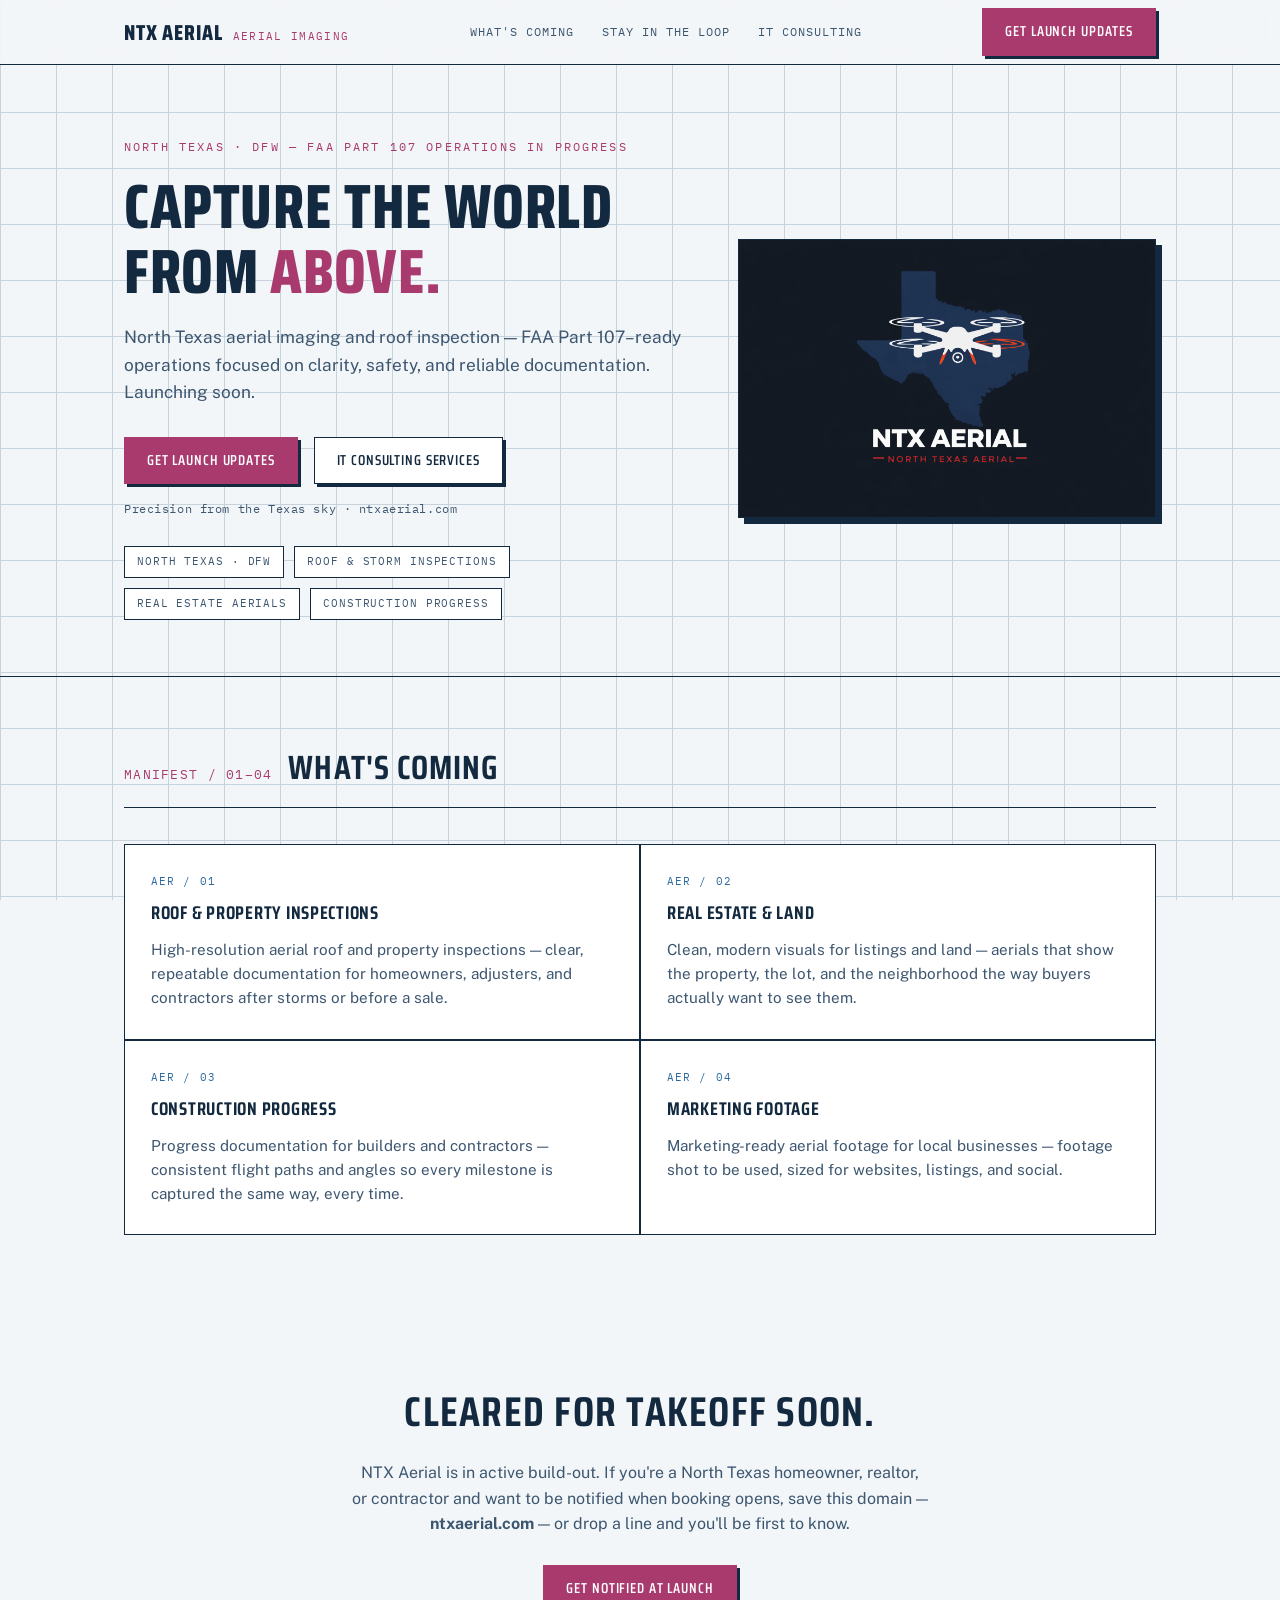
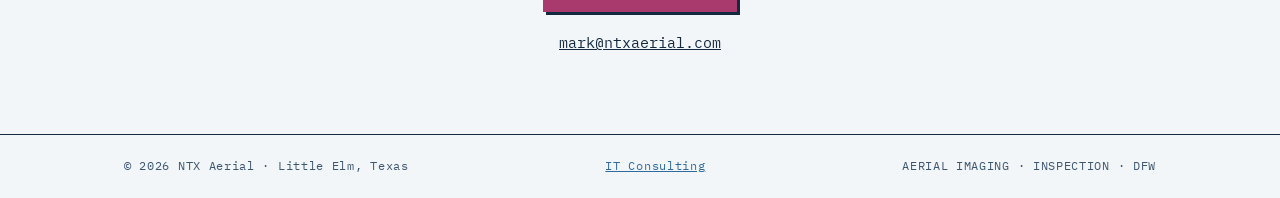
<file: index.html>
<!DOCTYPE html>
<html lang="en">
<head>
<meta charset="UTF-8">
<meta name="viewport" content="width=device-width, initial-scale=1.0">
<title>NTX Aerial — North Texas Aerial Imaging &amp; Roof Inspection</title>
<meta name="description" content="North Texas aerial imaging and roof inspection. FAA Part 107–ready drone operations for roof and storm inspections, real estate aerials, and construction progress. Launching soon.">
<link rel="preconnect" href="https://fonts.googleapis.com">
<link rel="preconnect" href="https://fonts.gstatic.com" crossorigin>
<link href="https://fonts.googleapis.com/css2?family=Saira:wdth,wght@75,300..800&family=Public+Sans:wght@400;500;600&family=IBM+Plex+Mono:wght@400;500&display=swap" rel="stylesheet">
<link rel="stylesheet" href="styles.css">
</head>
<body>

<header>
  <div class="wrap nav">
    <a class="brand" href="#top" aria-label="NTX Aerial home">
      <span class="brand-name">NTX Aerial</span>
      <span class="brand-sub">Aerial Imaging</span>
    </a>
    <nav class="nav-links" aria-label="Primary">
      <a href="#coming">What's coming</a>
      <a href="#contact">Stay in the loop</a>
      <a href="ntxaerial-it-consulting.html">IT Consulting</a>
    </nav>
    <a class="btn btn-magenta" href="mailto:mark@ntxaerial.com?subject=Notify%20me%20when%20booking%20opens">Get launch updates</a>
  </div>
</header>

<main id="top">

  <!-- HERO -->
  <section class="hero">
    <div class="wrap hero-grid">
      <div>
        <p class="eyebrow">North Texas · DFW — FAA Part 107 operations in progress</p>
        <h1>Capture the world from <span class="accent">above.</span></h1>
        <p class="lede">North Texas aerial imaging and roof inspection — FAA Part 107–ready operations focused on clarity, safety, and reliable documentation. Launching soon.</p>
        <div class="hero-ctas">
          <a class="btn btn-magenta" href="mailto:mark@ntxaerial.com?subject=Notify%20me%20when%20booking%20opens">Get launch updates</a>
          <a class="btn" href="ntxaerial-it-consulting.html">IT Consulting services</a>
        </div>
        <p class="hero-note">Precision from the Texas sky · ntxaerial.com</p>
        <div class="chips">
          <span class="chip">North Texas · DFW</span>
          <span class="chip">Roof &amp; storm inspections</span>
          <span class="chip">Real estate aerials</span>
          <span class="chip">Construction progress</span>
        </div>
      </div>

      <div class="logo-panel">
        <img src="ntx_aerial_logo.png" alt="NTX Aerial logo — a drone flying over the state of Texas">
      </div>
    </div>
  </section>

  <!-- WHAT'S COMING -->
  <section id="coming">
    <div class="wrap">
      <div class="sec-head">
        <span class="sec-code">MANIFEST / 01–04</span>
        <h2>What's coming</h2>
      </div>
      <div class="svc-grid">
        <div class="svc">
          <span class="tag">AER / 01</span>
          <h3>Roof &amp; property inspections</h3>
          <p>High-resolution aerial roof and property inspections — clear, repeatable documentation for homeowners, adjusters, and contractors after storms or before a sale.</p>
        </div>
        <div class="svc">
          <span class="tag">AER / 02</span>
          <h3>Real estate &amp; land</h3>
          <p>Clean, modern visuals for listings and land — aerials that show the property, the lot, and the neighborhood the way buyers actually want to see them.</p>
        </div>
        <div class="svc">
          <span class="tag">AER / 03</span>
          <h3>Construction progress</h3>
          <p>Progress documentation for builders and contractors — consistent flight paths and angles so every milestone is captured the same way, every time.</p>
        </div>
        <div class="svc">
          <span class="tag">AER / 04</span>
          <h3>Marketing footage</h3>
          <p>Marketing-ready aerial footage for local businesses — footage shot to be used, sized for websites, listings, and social.</p>
        </div>
      </div>
    </div>
  </section>

  <!-- STAY IN THE LOOP -->
  <section class="contact" id="contact">
    <div class="wrap">
      <h2>Cleared for takeoff soon.</h2>
      <p>NTX Aerial is in active build-out. If you're a North Texas homeowner, realtor, or contractor and want to be notified when booking opens, save this domain — <strong>ntxaerial.com</strong> — or drop a line and you'll be first to know.</p>
      <a class="btn btn-magenta" href="mailto:mark@ntxaerial.com?subject=Notify%20me%20when%20booking%20opens">Get notified at launch</a>
      <a class="email" href="mailto:mark@ntxaerial.com">mark@ntxaerial.com</a>
    </div>
  </section>

</main>

<footer>
  <div class="wrap foot">
    <span>© 2026 NTX Aerial · Little Elm, Texas</span>
    <span><a href="ntxaerial-it-consulting.html">IT Consulting</a></span>
    <span>AERIAL IMAGING · INSPECTION · DFW</span>
  </div>
</footer>

</body>
</html>
</file>
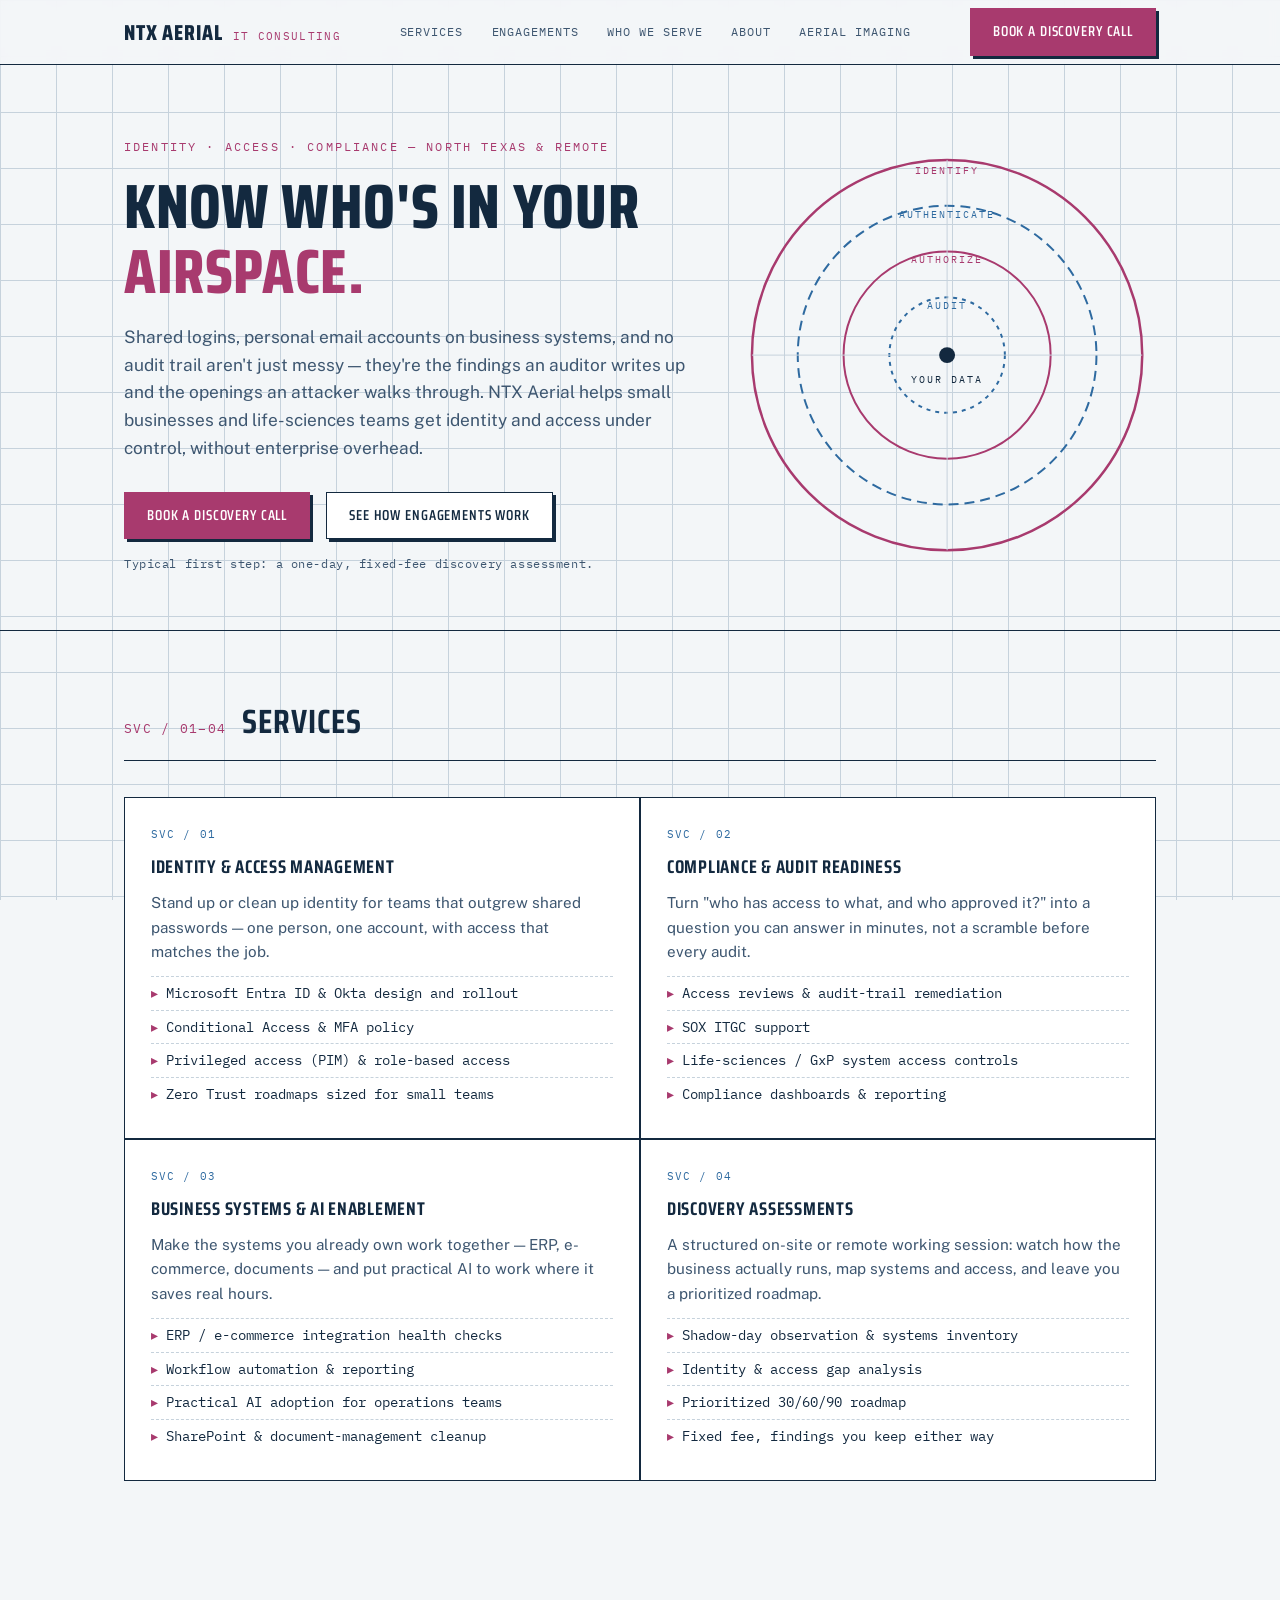
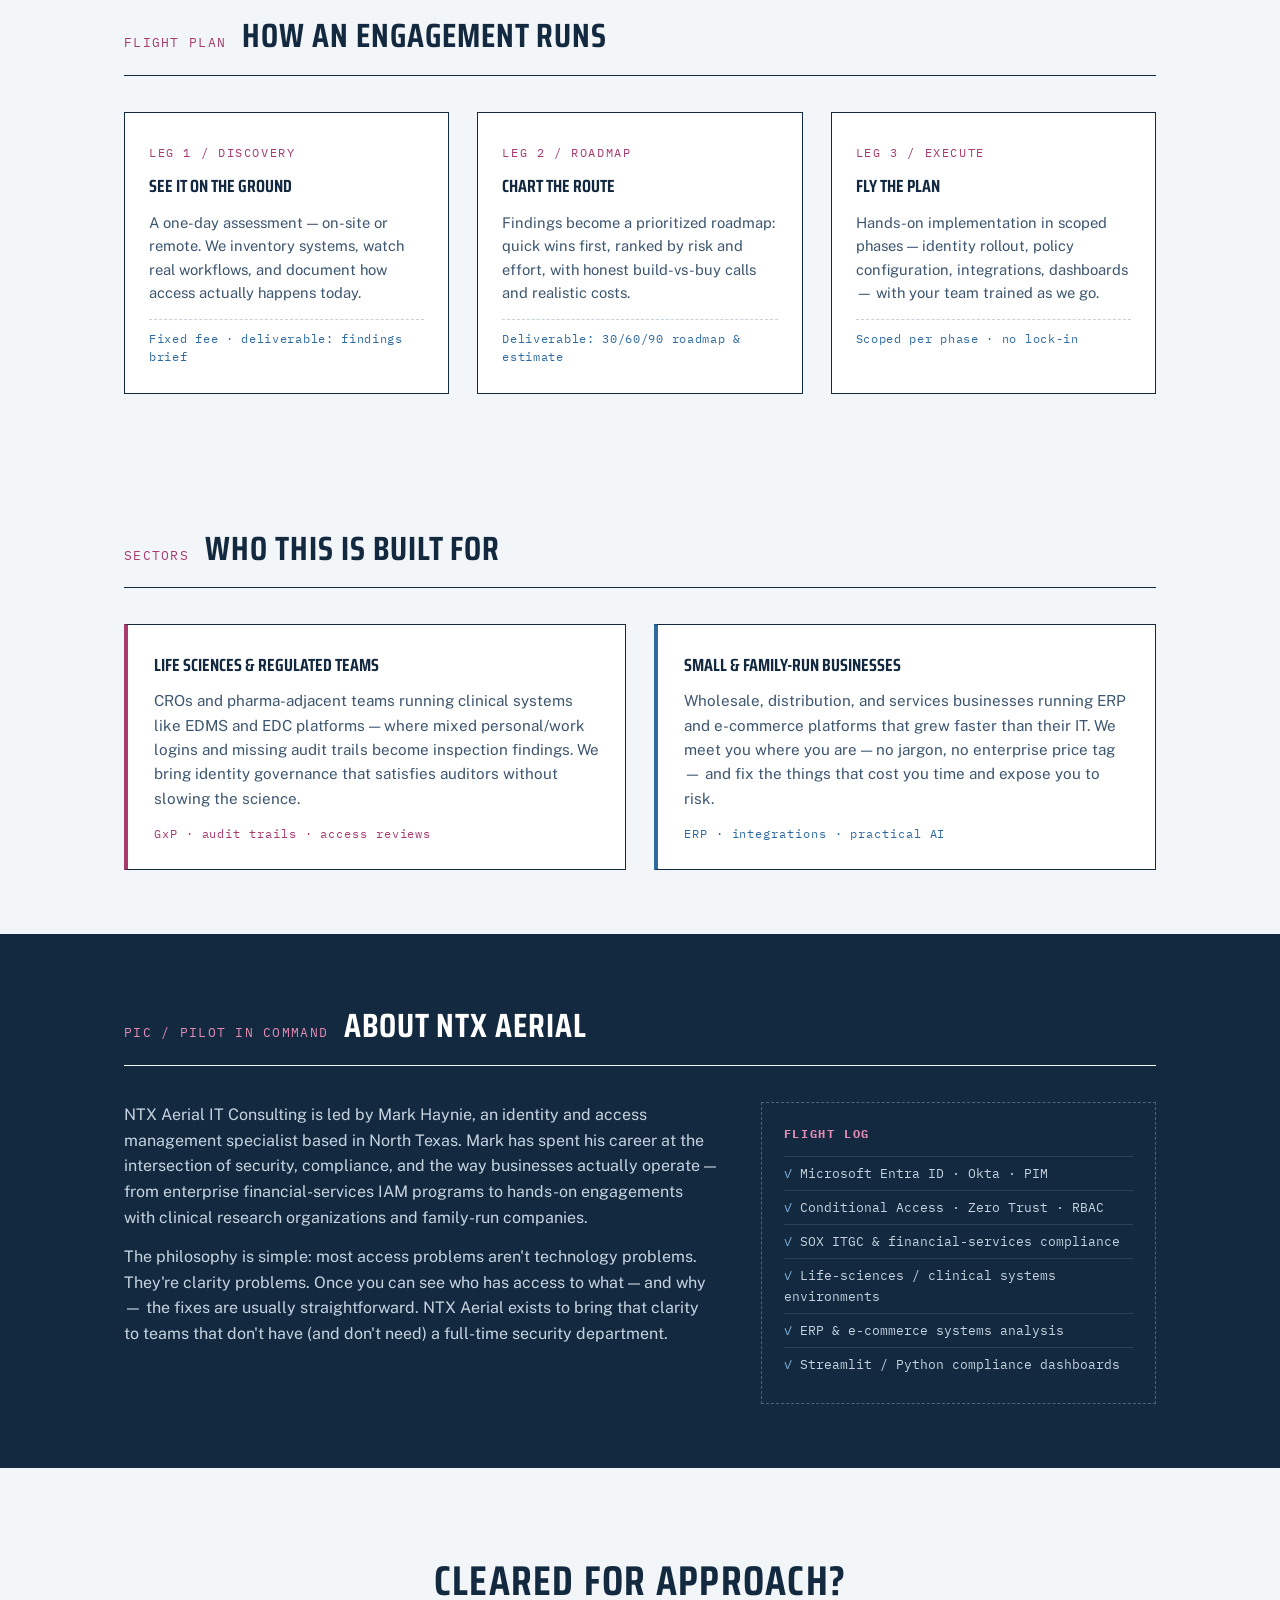
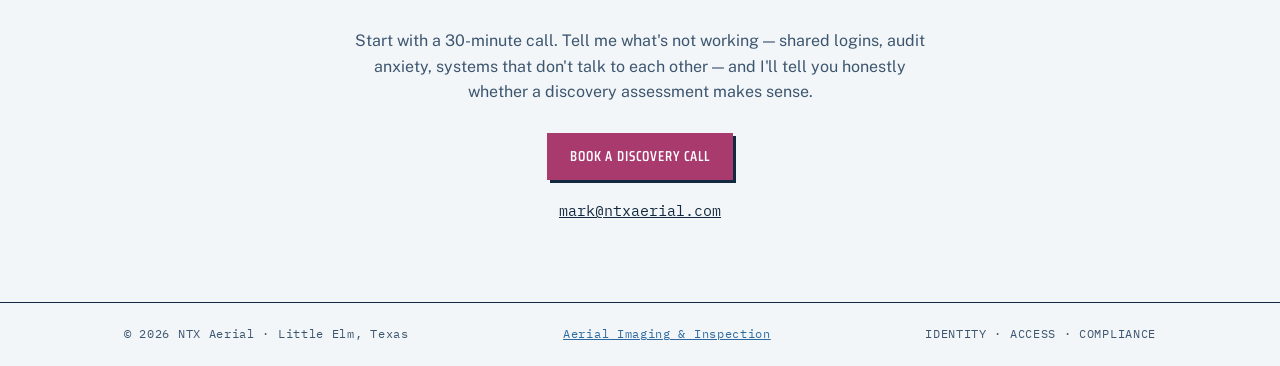
<file: ntxaerial-it-consulting.html>
<!DOCTYPE html>
<html lang="en">
<head>
<meta charset="UTF-8">
<meta name="viewport" content="width=device-width, initial-scale=1.0">
<title>NTX Aerial IT Consulting — Identity, Access &amp; Compliance for Growing Teams</title>
<meta name="description" content="IAM, Zero Trust, and compliance consulting for small businesses and life-sciences teams in North Texas and beyond. Discovery assessments, identity governance roadmaps, and hands-on implementation.">
<link rel="preconnect" href="https://fonts.googleapis.com">
<link rel="preconnect" href="https://fonts.gstatic.com" crossorigin>
<link href="https://fonts.googleapis.com/css2?family=Saira:wdth,wght@75,300..800&family=Public+Sans:wght@400;500;600&family=IBM+Plex+Mono:wght@400;500&display=swap" rel="stylesheet">
<link rel="stylesheet" href="styles.css">
</head>
<body>

<header>
  <div class="wrap nav">
    <a class="brand" href="#top" aria-label="NTX Aerial IT Consulting home">
      <span class="brand-name">NTX Aerial</span>
      <span class="brand-sub">IT Consulting</span>
    </a>
    <nav class="nav-links" aria-label="Primary">
      <a href="#services">Services</a>
      <a href="#engagements">Engagements</a>
      <a href="#sectors">Who we serve</a>
      <a href="#about">About</a>
      <a href="index.html">Aerial Imaging</a>
    </nav>
    <a class="btn btn-magenta" href="mailto:mark@ntxaerial.com?subject=Discovery%20call%20request">Book a discovery call</a>
  </div>
</header>

<main id="top">

  <!-- HERO -->
  <section class="hero">
    <div class="wrap hero-grid">
      <div>
        <p class="eyebrow">Identity · Access · Compliance — North Texas &amp; Remote</p>
        <h1>Know who's in your <span class="accent">airspace.</span></h1>
        <p class="lede">Shared logins, personal email accounts on business systems, and no audit trail aren't just messy — they're the findings an auditor writes up and the openings an attacker walks through. NTX Aerial helps small businesses and life-sciences teams get identity and access under control, without enterprise overhead.</p>
        <div class="hero-ctas">
          <a class="btn btn-magenta" href="mailto:mark@ntxaerial.com?subject=Discovery%20call%20request">Book a discovery call</a>
          <a class="btn" href="#engagements">See how engagements work</a>
        </div>
        <p class="hero-note">Typical first step: a one-day, fixed-fee discovery assessment.</p>
      </div>

      <!-- Signature: airspace rings mapped to identity layers -->
      <svg class="rings" viewBox="0 0 420 420" role="img" aria-label="Concentric airspace rings labeled Identify, Authenticate, Authorize, and Audit — the layers of identity governance">
        <circle cx="210" cy="210" r="196" fill="none" stroke="#A83A6E" stroke-width="2.5"/>
        <circle cx="210" cy="210" r="150" fill="none" stroke="#2E6AA0" stroke-width="2" stroke-dasharray="10 6"/>
        <circle cx="210" cy="210" r="104" fill="none" stroke="#A83A6E" stroke-width="2"/>
        <circle cx="210" cy="210" r="58" fill="none" stroke="#2E6AA0" stroke-width="2" stroke-dasharray="4 5"/>
        <line x1="210" y1="14" x2="210" y2="406" stroke="#C6D2DC" stroke-width="1"/>
        <line x1="14" y1="210" x2="406" y2="210" stroke="#C6D2DC" stroke-width="1"/>
        <circle cx="210" cy="210" r="8" fill="#13293F"/>
        <text x="210" y="238" text-anchor="middle" font-size="10" fill="#13293F" letter-spacing="2">YOUR DATA</text>
        <text x="210" y="164" text-anchor="middle" font-size="10" fill="#2E6AA0" letter-spacing="2">AUDIT</text>
        <text x="210" y="118" text-anchor="middle" font-size="10" fill="#A83A6E" letter-spacing="2">AUTHORIZE</text>
        <text x="210" y="72" text-anchor="middle" font-size="10" fill="#2E6AA0" letter-spacing="2">AUTHENTICATE</text>
        <text x="210" y="28" text-anchor="middle" font-size="10" fill="#A83A6E" letter-spacing="2">IDENTIFY</text>
      </svg>
    </div>
  </section>

  <!-- SERVICES -->
  <section id="services">
    <div class="wrap">
      <div class="sec-head">
        <span class="sec-code">SVC / 01–04</span>
        <h2>Services</h2>
      </div>
      <div class="svc-grid">
        <div class="svc">
          <span class="tag">SVC / 01</span>
          <h3>Identity &amp; Access Management</h3>
          <p>Stand up or clean up identity for teams that outgrew shared passwords — one person, one account, with access that matches the job.</p>
          <ul>
            <li>Microsoft Entra ID &amp; Okta design and rollout</li>
            <li>Conditional Access &amp; MFA policy</li>
            <li>Privileged access (PIM) &amp; role-based access</li>
            <li>Zero Trust roadmaps sized for small teams</li>
          </ul>
        </div>
        <div class="svc">
          <span class="tag">SVC / 02</span>
          <h3>Compliance &amp; Audit Readiness</h3>
          <p>Turn "who has access to what, and who approved it?" into a question you can answer in minutes, not a scramble before every audit.</p>
          <ul>
            <li>Access reviews &amp; audit-trail remediation</li>
            <li>SOX ITGC support</li>
            <li>Life-sciences / GxP system access controls</li>
            <li>Compliance dashboards &amp; reporting</li>
          </ul>
        </div>
        <div class="svc">
          <span class="tag">SVC / 03</span>
          <h3>Business Systems &amp; AI Enablement</h3>
          <p>Make the systems you already own work together — ERP, e-commerce, documents — and put practical AI to work where it saves real hours.</p>
          <ul>
            <li>ERP / e-commerce integration health checks</li>
            <li>Workflow automation &amp; reporting</li>
            <li>Practical AI adoption for operations teams</li>
            <li>SharePoint &amp; document-management cleanup</li>
          </ul>
        </div>
        <div class="svc">
          <span class="tag">SVC / 04</span>
          <h3>Discovery Assessments</h3>
          <p>A structured on-site or remote working session: watch how the business actually runs, map systems and access, and leave you a prioritized roadmap.</p>
          <ul>
            <li>Shadow-day observation &amp; systems inventory</li>
            <li>Identity &amp; access gap analysis</li>
            <li>Prioritized 30/60/90 roadmap</li>
            <li>Fixed fee, findings you keep either way</li>
          </ul>
        </div>
      </div>
    </div>
  </section>

  <!-- ENGAGEMENTS -->
  <section id="engagements">
    <div class="wrap">
      <div class="sec-head">
        <span class="sec-code">FLIGHT PLAN</span>
        <h2>How an engagement runs</h2>
      </div>
      <div class="plan">
        <div class="leg">
          <span class="leg-code">LEG 1 / DISCOVERY</span>
          <h3>See it on the ground</h3>
          <p>A one-day assessment — on-site or remote. We inventory systems, watch real workflows, and document how access actually happens today.</p>
          <p class="fee">Fixed fee · deliverable: findings brief</p>
        </div>
        <div class="leg">
          <span class="leg-code">LEG 2 / ROADMAP</span>
          <h3>Chart the route</h3>
          <p>Findings become a prioritized roadmap: quick wins first, ranked by risk and effort, with honest build-vs-buy calls and realistic costs.</p>
          <p class="fee">Deliverable: 30/60/90 roadmap &amp; estimate</p>
        </div>
        <div class="leg">
          <span class="leg-code">LEG 3 / EXECUTE</span>
          <h3>Fly the plan</h3>
          <p>Hands-on implementation in scoped phases — identity rollout, policy configuration, integrations, dashboards — with your team trained as we go.</p>
          <p class="fee">Scoped per phase · no lock-in</p>
        </div>
      </div>
    </div>
  </section>

  <!-- SECTORS -->
  <section id="sectors">
    <div class="wrap">
      <div class="sec-head">
        <span class="sec-code">SECTORS</span>
        <h2>Who this is built for</h2>
      </div>
      <div class="sectors">
        <div class="sector">
          <h3>Life sciences &amp; regulated teams</h3>
          <p>CROs and pharma-adjacent teams running clinical systems like EDMS and EDC platforms — where mixed personal/work logins and missing audit trails become inspection findings. We bring identity governance that satisfies auditors without slowing the science.</p>
          <p class="sig">GxP · audit trails · access reviews</p>
        </div>
        <div class="sector blue">
          <h3>Small &amp; family-run businesses</h3>
          <p>Wholesale, distribution, and services businesses running ERP and e-commerce platforms that grew faster than their IT. We meet you where you are — no jargon, no enterprise price tag — and fix the things that cost you time and expose you to risk.</p>
          <p class="sig">ERP · integrations · practical AI</p>
        </div>
      </div>
    </div>
  </section>

  <!-- ABOUT -->
  <section id="about" class="about">
    <div class="wrap">
      <div class="sec-head">
        <span class="sec-code">PIC / PILOT IN COMMAND</span>
        <h2>About NTX Aerial</h2>
      </div>
      <div class="about-grid">
        <div>
          <p>NTX Aerial IT Consulting is led by Mark Haynie, an identity and access management specialist based in North Texas. Mark has spent his career at the intersection of security, compliance, and the way businesses actually operate — from enterprise financial-services IAM programs to hands-on engagements with clinical research organizations and family-run companies.</p>
          <p>The philosophy is simple: most access problems aren't technology problems. They're clarity problems. Once you can see who has access to what — and why — the fixes are usually straightforward. NTX Aerial exists to bring that clarity to teams that don't have (and don't need) a full-time security department.</p>
        </div>
        <div class="creds">
          <h4>Flight log</h4>
          <ul style="list-style:none">
          <li>Microsoft Entra ID · Okta · PIM</li>
          <li>Conditional Access · Zero Trust · RBAC</li>
          <li>SOX ITGC &amp; financial-services compliance</li>
          <li>Life-sciences / clinical systems environments</li>
          <li>ERP &amp; e-commerce systems analysis</li>
          <li>Streamlit / Python compliance dashboards</li>
          </ul>
        </div>
      </div>
    </div>
  </section>

  <!-- CONTACT -->
  <section class="contact" id="contact">
    <div class="wrap">
      <h2>Cleared for approach?</h2>
      <p>Start with a 30-minute call. Tell me what's not working — shared logins, audit anxiety, systems that don't talk to each other — and I'll tell you honestly whether a discovery assessment makes sense.</p>
      <a class="btn btn-magenta" href="mailto:mark@ntxaerial.com?subject=Discovery%20call%20request">Book a discovery call</a>
      <a class="email" href="mailto:mark@ntxaerial.com">mark@ntxaerial.com</a>
    </div>
  </section>

</main>

<footer>
  <div class="wrap foot">
    <span>© 2026 NTX Aerial · Little Elm, Texas</span>
    <span><a href="index.html">Aerial Imaging &amp; Inspection</a></span>
    <span>IDENTITY · ACCESS · COMPLIANCE</span>
  </div>
</footer>

</body>
</html>
</file>
<file: styles.css>
/* ==================================================
   NTX AERIAL — shared "sectional chart" design system
   Used by index.html and ntxaerial-it-consulting.html
   ================================================== */

:root{
  --paper:#F3F6F8;        /* chart paper */
  --ink:#13293F;          /* deep navy ink */
  --ink-soft:#3D5670;     /* slate */
  --chart-blue:#2E6AA0;   /* airspace blue */
  --chart-magenta:#A83A6E;/* sectional magenta */
  --line:#C6D2DC;         /* hairline chart line */
  --white:#FFFFFF;
  --display:"Saira",sans-serif;
  --body:"Public Sans",system-ui,sans-serif;
  --mono:"IBM Plex Mono",monospace;
}
*{margin:0;padding:0;box-sizing:border-box}
html{scroll-behavior:smooth}
body{
  font-family:var(--body);
  color:var(--ink);
  background:var(--paper);
  background-image:
    linear-gradient(var(--line) 1px, transparent 1px),
    linear-gradient(90deg, var(--line) 1px, transparent 1px);
  background-size:56px 56px;
  background-attachment:fixed;
  line-height:1.6;
  font-size:16px;
}
a{color:var(--chart-blue)}
.wrap{max-width:1080px;margin:0 auto;padding:0 24px}

/* ---------- header ---------- */
header{
  position:sticky;top:0;z-index:50;
  background:rgba(243,246,248,.92);
  backdrop-filter:blur(6px);
  border-bottom:1.5px solid var(--ink);
}
.nav{display:flex;align-items:center;justify-content:space-between;height:64px}
.brand{display:flex;align-items:baseline;gap:10px;text-decoration:none;color:var(--ink)}
.brand-name{font-family:var(--display);font-weight:800;font-stretch:75%;font-size:1.35rem;letter-spacing:.04em;text-transform:uppercase}
.brand-sub{font-family:var(--mono);font-size:.7rem;color:var(--chart-magenta);letter-spacing:.12em;text-transform:uppercase}
.nav-links{display:flex;gap:28px;align-items:center}
.nav-links a{font-family:var(--mono);font-size:.78rem;letter-spacing:.08em;text-transform:uppercase;text-decoration:none;color:var(--ink-soft)}
.nav-links a:hover{color:var(--chart-magenta)}
.btn{
  display:inline-block;font-family:var(--display);font-weight:600;font-stretch:75%;
  letter-spacing:.06em;text-transform:uppercase;font-size:.9rem;
  padding:11px 22px;border:1.5px solid var(--ink);color:var(--ink);
  text-decoration:none;background:var(--white);
  box-shadow:3px 3px 0 var(--ink);
  transition:transform .12s ease, box-shadow .12s ease;
}
.btn:hover{transform:translate(-1px,-1px);box-shadow:4px 4px 0 var(--ink)}
.btn-magenta{background:var(--chart-magenta);color:var(--white);border-color:var(--chart-magenta);box-shadow:3px 3px 0 var(--ink)}

/* ---------- hero ---------- */
.hero{padding:72px 0 56px;border-bottom:1.5px solid var(--ink);background:transparent}
.hero-grid{display:grid;grid-template-columns:1.15fr .85fr;gap:48px;align-items:center}
.eyebrow{font-family:var(--mono);font-size:.75rem;letter-spacing:.18em;text-transform:uppercase;color:var(--chart-magenta);margin-bottom:18px}
h1{
  font-family:var(--display);font-weight:800;font-stretch:75%;
  font-size:clamp(2.4rem,5.2vw,3.9rem);line-height:1.04;
  text-transform:uppercase;letter-spacing:.01em;
}
h1 .accent{color:var(--chart-magenta)}
.hero p.lede{margin-top:20px;font-size:1.08rem;color:var(--ink-soft);max-width:34em}
.hero-ctas{margin-top:30px;display:flex;gap:16px;flex-wrap:wrap}
.hero-note{margin-top:16px;font-family:var(--mono);font-size:.72rem;color:var(--ink-soft);letter-spacing:.05em}

/* airspace rings signature (consulting) */
.rings{width:100%;height:auto;display:block}
.rings text{font-family:var(--mono)}

/* logo panel signature (home) */
.logo-panel{border:1.5px solid var(--ink);box-shadow:6px 6px 0 var(--ink);background:var(--ink);line-height:0}
.logo-panel img{display:block;width:100%;height:auto}

/* mono chips (home hero) */
.chips{display:flex;flex-wrap:wrap;gap:10px;margin-top:28px}
.chip{
  font-family:var(--mono);font-size:.7rem;letter-spacing:.08em;text-transform:uppercase;
  color:var(--ink-soft);background:var(--white);border:1px solid var(--ink);padding:6px 12px;
}

/* ---------- sections ---------- */
section{padding:64px 0}
.sec-head{display:flex;align-items:baseline;gap:16px;margin-bottom:36px;border-bottom:1.5px solid var(--ink);padding-bottom:12px}
.sec-code{font-family:var(--mono);font-size:.8rem;color:var(--chart-magenta);letter-spacing:.1em}
h2{font-family:var(--display);font-weight:700;font-stretch:75%;font-size:clamp(1.5rem,3vw,2.1rem);text-transform:uppercase;letter-spacing:.03em}

/* service / card grid */
.svc-grid{display:grid;grid-template-columns:repeat(2,1fr);gap:2px;background:var(--ink);border:1.5px solid var(--ink)}
.svc{background:var(--white);padding:28px 26px}
.svc h3{font-family:var(--display);font-weight:700;font-stretch:75%;font-size:1.15rem;text-transform:uppercase;letter-spacing:.04em;margin-bottom:10px}
.svc .tag{font-family:var(--mono);font-size:.68rem;color:var(--chart-blue);letter-spacing:.1em;text-transform:uppercase;display:block;margin-bottom:8px}
.svc p{font-size:.95rem;color:var(--ink-soft)}
.svc ul{margin-top:12px;padding-left:0;list-style:none}
.svc li{font-size:.88rem;color:var(--ink);padding:5px 0;border-top:1px dashed var(--line);font-family:var(--mono)}
.svc li::before{content:"▸ ";color:var(--chart-magenta)}

/* flight plan / process */
.plan{display:grid;grid-template-columns:repeat(3,1fr);gap:28px;position:relative}
.leg{background:var(--white);border:1.5px solid var(--ink);padding:26px 24px;position:relative}
.leg-code{font-family:var(--mono);font-size:.72rem;color:var(--chart-magenta);letter-spacing:.14em}
.leg h3{font-family:var(--display);font-weight:700;font-stretch:75%;font-size:1.1rem;text-transform:uppercase;margin:8px 0 10px}
.leg p{font-size:.92rem;color:var(--ink-soft)}
.leg .fee{margin-top:14px;font-family:var(--mono);font-size:.72rem;color:var(--chart-blue);letter-spacing:.06em;border-top:1px dashed var(--line);padding-top:10px}

/* sectors / who it's for */
.sectors{display:grid;grid-template-columns:1fr 1fr;gap:28px}
.sector{border-left:4px solid var(--chart-magenta);background:var(--white);border-top:1.5px solid var(--ink);border-right:1.5px solid var(--ink);border-bottom:1.5px solid var(--ink);padding:26px}
.sector.blue{border-left-color:var(--chart-blue)}
.sector h3{font-family:var(--display);font-weight:700;font-stretch:75%;font-size:1.1rem;text-transform:uppercase;margin-bottom:10px}
.sector p{font-size:.95rem;color:var(--ink-soft)}
.sector .sig{margin-top:14px;font-family:var(--mono);font-size:.72rem;letter-spacing:.08em;color:var(--chart-magenta)}
.sector.blue .sig{color:var(--chart-blue)}

/* about strip (dark) */
.about{background:var(--ink);color:var(--paper);border-top:1.5px solid var(--ink)}
.about .sec-head{border-color:var(--paper)}
.about h2{color:var(--white)}
.about .sec-code{color:#E58BB4}
.about-grid{display:grid;grid-template-columns:1.2fr .8fr;gap:44px;align-items:start}
.about p{color:#C7D4E0;font-size:1rem;margin-bottom:14px}
.creds{border:1px dashed #4A667F;padding:22px;list-style:none}
.creds h4{font-family:var(--mono);font-size:.72rem;letter-spacing:.14em;text-transform:uppercase;color:#E58BB4;margin-bottom:12px}
.creds li{list-style:none;font-family:var(--mono);font-size:.82rem;color:#C7D4E0;padding:6px 0;border-top:1px solid #2A415C}
.creds li::before{content:"✓ ";color:#7FB2E0}

/* contact */
.contact{text-align:center;padding:80px 0}
.contact h2{font-size:clamp(1.8rem,4vw,2.6rem);margin-bottom:14px}
.contact p{color:var(--ink-soft);max-width:36em;margin:0 auto 28px}
.contact .email{font-family:var(--mono);font-size:.95rem;margin-top:18px;display:block;color:var(--ink)}

/* ---------- footer ---------- */
footer{border-top:1.5px solid var(--ink);padding:22px 0;font-family:var(--mono);font-size:.72rem;color:var(--ink-soft);letter-spacing:.06em}
.foot{display:flex;justify-content:space-between;flex-wrap:wrap;gap:10px}

:focus-visible{outline:3px solid var(--chart-magenta);outline-offset:2px}

@media (prefers-reduced-motion: reduce){
  html{scroll-behavior:auto}
  .btn{transition:none}
}
@media (max-width:860px){
  .hero-grid{grid-template-columns:1fr}
  .svc-grid{grid-template-columns:1fr}
  .plan{grid-template-columns:1fr}
  .sectors{grid-template-columns:1fr}
  .about-grid{grid-template-columns:1fr}
  .nav-links{display:none}
  .logo-panel{max-width:420px}
}
</file>
